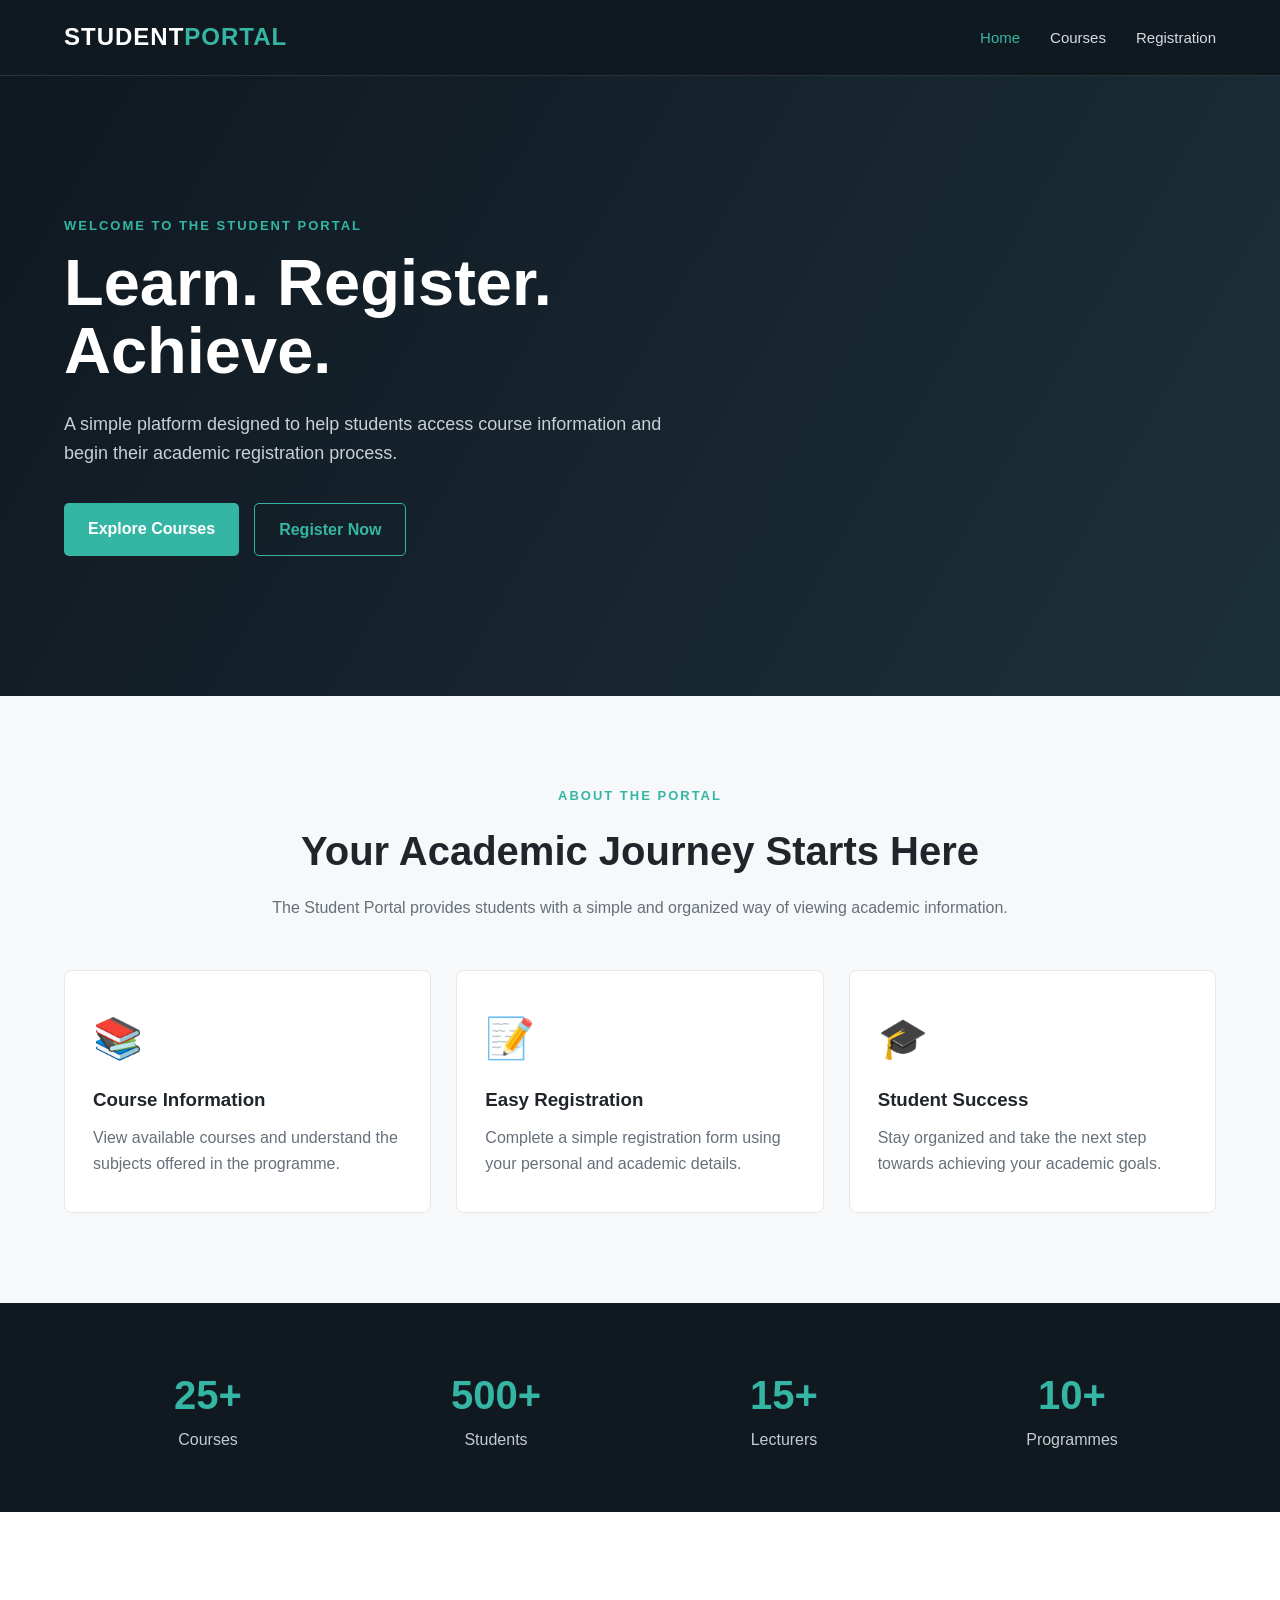
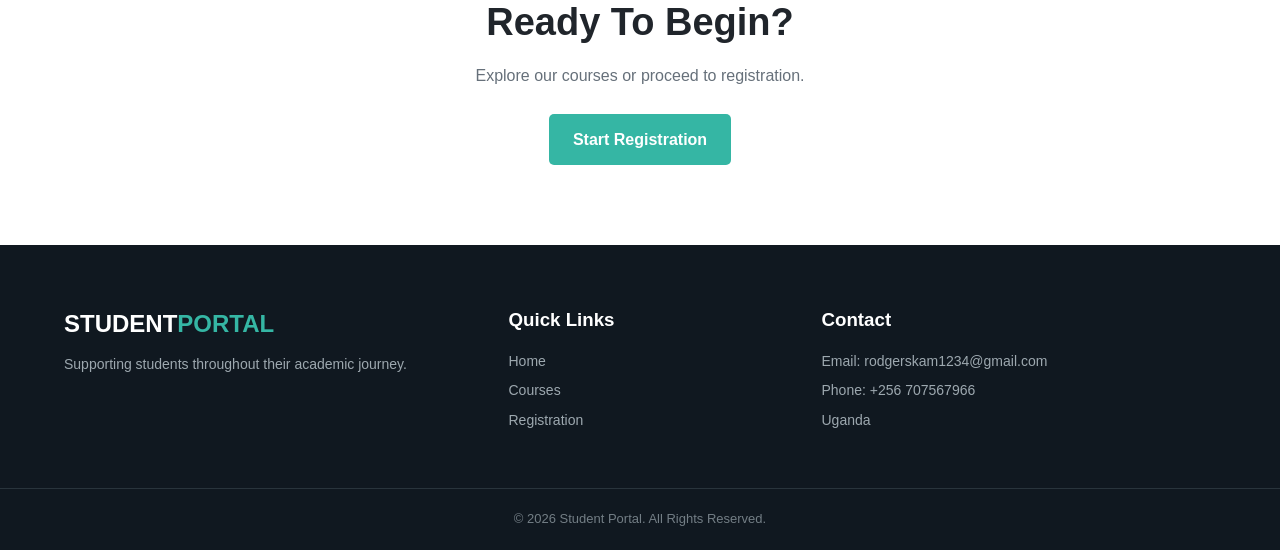
<file: index.html>
<!DOCTYPE html>
<html lang="en">

<head>
    <meta charset="UTF-8">

    <meta name="viewport"
          content="width=device-width, initial-scale=1.0">

    <title>Student Portal | Home</title>

    <link rel="stylesheet" href="style.css">
</head>

<body>

    <!-- Navigation Bar -->
    <header>

        <nav class="navbar">

            <div class="logo">
                STUDENT<span>PORTAL</span>
            </div>

            <ul class="nav-links">

                <li>
                    <a href="index.html" class="active">
                        Home
                    </a>
                </li>

                <li>
                    <a href="courses.html">
                        Courses
                    </a>
                </li>

                <li>
                    <a href="registration.html">
                        Registration
                    </a>
                </li>

            </ul>

        </nav>

    </header>


    <!-- Hero Section -->
    <section class="hero">

        <div class="hero-content">

            <p class="welcome">
                WELCOME TO THE STUDENT PORTAL
            </p>

            <h1>
                Learn. Register.
                <br>
                Achieve.
            </h1>

            <p class="hero-text">
                A simple platform designed to help students
                access course information and begin their
                academic registration process.
            </p>

            <div class="hero-buttons">

                <a href="courses.html"
                   class="btn primary-btn">
                    Explore Courses
                </a>

                <a href="registration.html"
                   class="btn outline-btn">
                    Register Now
                </a>

            </div>

        </div>

    </section>


    <!-- Introduction -->
    <section class="section">

        <div class="section-title">

            <p class="small-title">
                ABOUT THE PORTAL
            </p>

            <h2>
                Your Academic Journey Starts Here
            </h2>

            <p>
                The Student Portal provides students with
                a simple and organized way of viewing
                academic information.
            </p>

        </div>


        <div class="cards">

            <div class="card">

                <div class="card-icon">
                    📚
                </div>

                <h3>
                    Course Information
                </h3>

                <p>
                    View available courses and understand
                    the subjects offered in the programme.
                </p>

            </div>


            <div class="card">

                <div class="card-icon">
                    📝
                </div>

                <h3>
                    Easy Registration
                </h3>

                <p>
                    Complete a simple registration form
                    using your personal and academic details.
                </p>

            </div>


            <div class="card">

                <div class="card-icon">
                    🎓
                </div>

                <h3>
                    Student Success
                </h3>

                <p>
                    Stay organized and take the next step
                    towards achieving your academic goals.
                </p>

            </div>

        </div>

    </section>


    <!-- Statistics -->
    <section class="statistics">

        <div class="stat">

            <h2>25+</h2>

            <p>
                Courses
            </p>

        </div>


        <div class="stat">

            <h2>500+</h2>

            <p>
                Students
            </p>

        </div>


        <div class="stat">

            <h2>15+</h2>

            <p>
                Lecturers
            </p>

        </div>


        <div class="stat">

            <h2>10+</h2>

            <p>
                Programmes
            </p>

        </div>

    </section>


    <!-- Call To Action -->
    <section class="cta">

        <h2>
            Ready To Begin?
        </h2>

        <p>
            Explore our courses or proceed to registration.
        </p>

        <a href="registration.html"
           class="btn primary-btn">
            Start Registration
        </a>

    </section>


    <!-- Footer -->
    <footer>

        <div class="footer-content">

            <div>

                <h2>
                    STUDENT<span>PORTAL</span>
                </h2>

                <p>
                    Supporting students throughout
                    their academic journey.
                </p>

            </div>


            <div>

                <h3>
                    Quick Links
                </h3>

                <a href="index.html">
                    Home
                </a>

                <a href="courses.html">
                    Courses
                </a>

                <a href="registration.html">
                    Registration
                </a>

            </div>


            <div>

                <h3>
                    Contact
                </h3>

                <p>
                    Email: rodgerskam1234@gmail.com
                </p>

                <p>
                    Phone: +256 707567966
                </p>

                <p>
                    Uganda
                </p>

            </div>

        </div>


        <div class="copyright">

            <p>
                © 2026 Student Portal. All Rights Reserved.
            </p>

        </div>

    </footer>

</body>
</html>
</file>
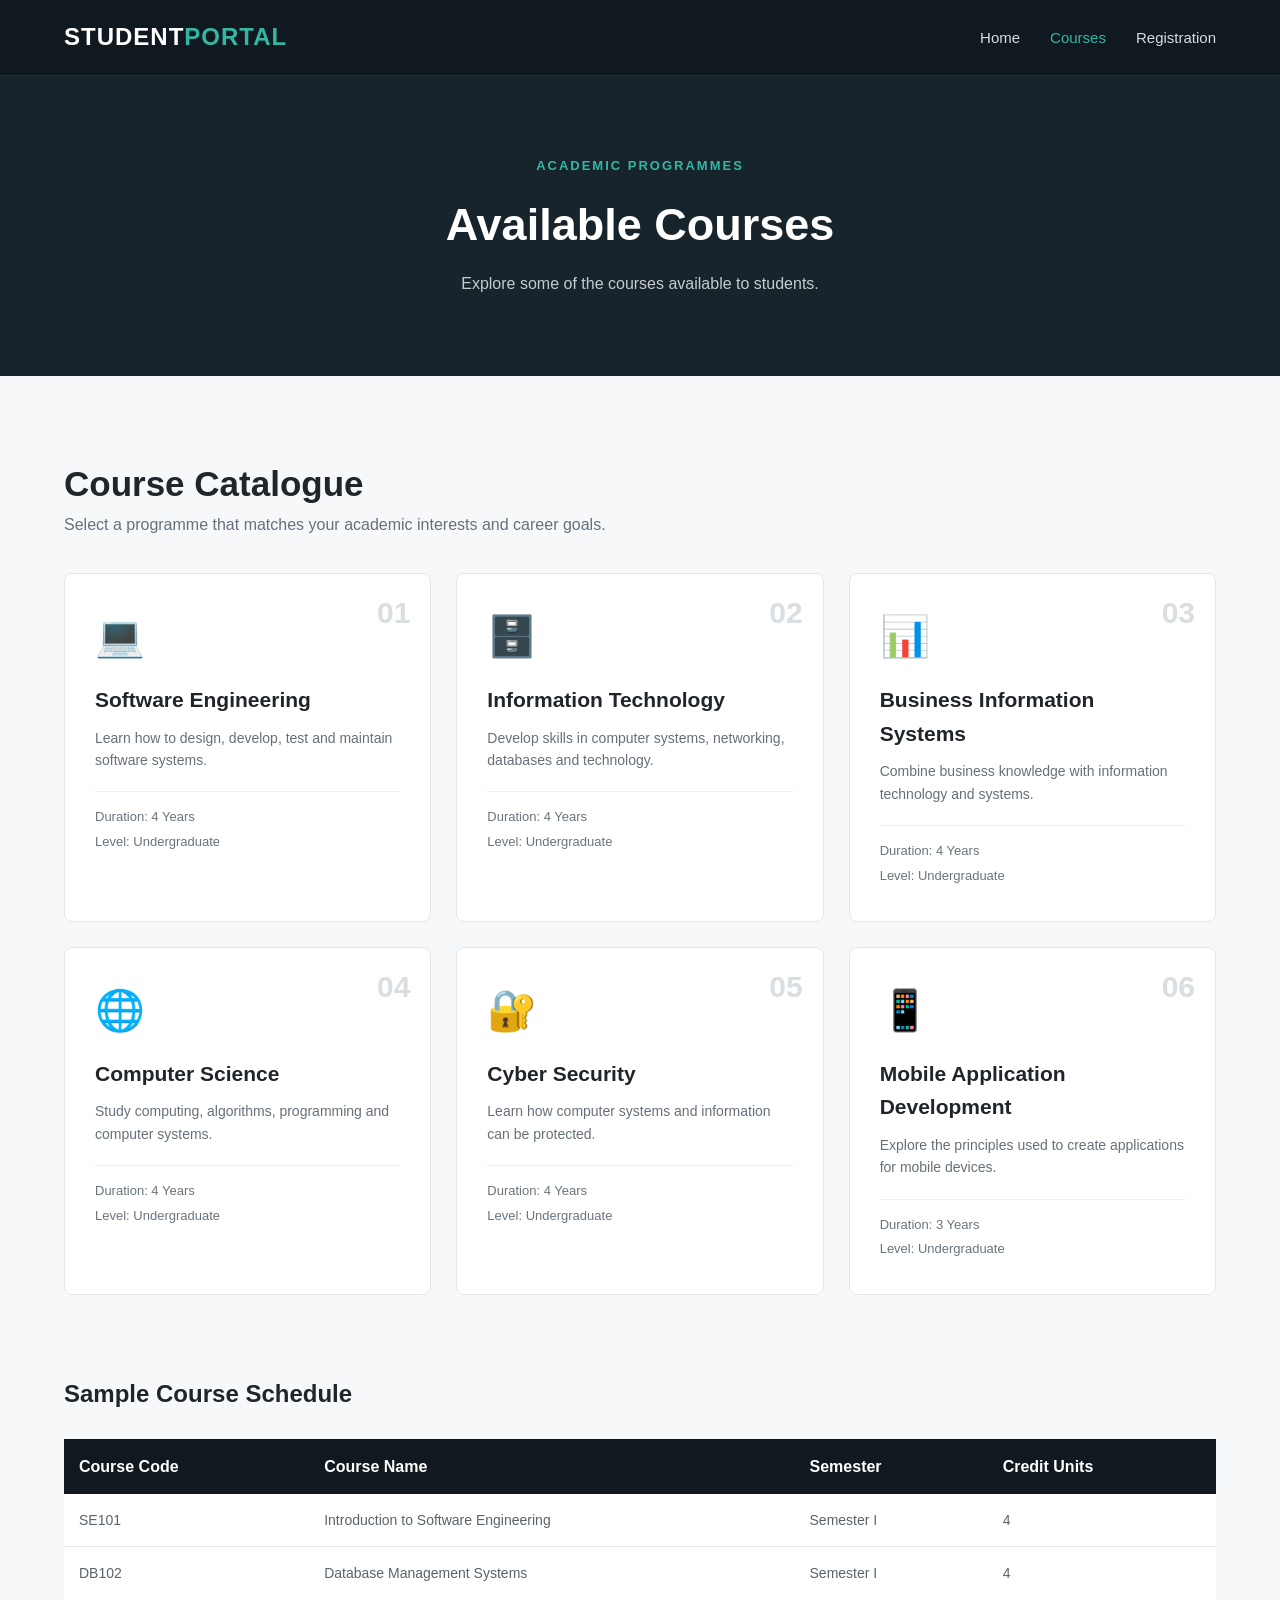
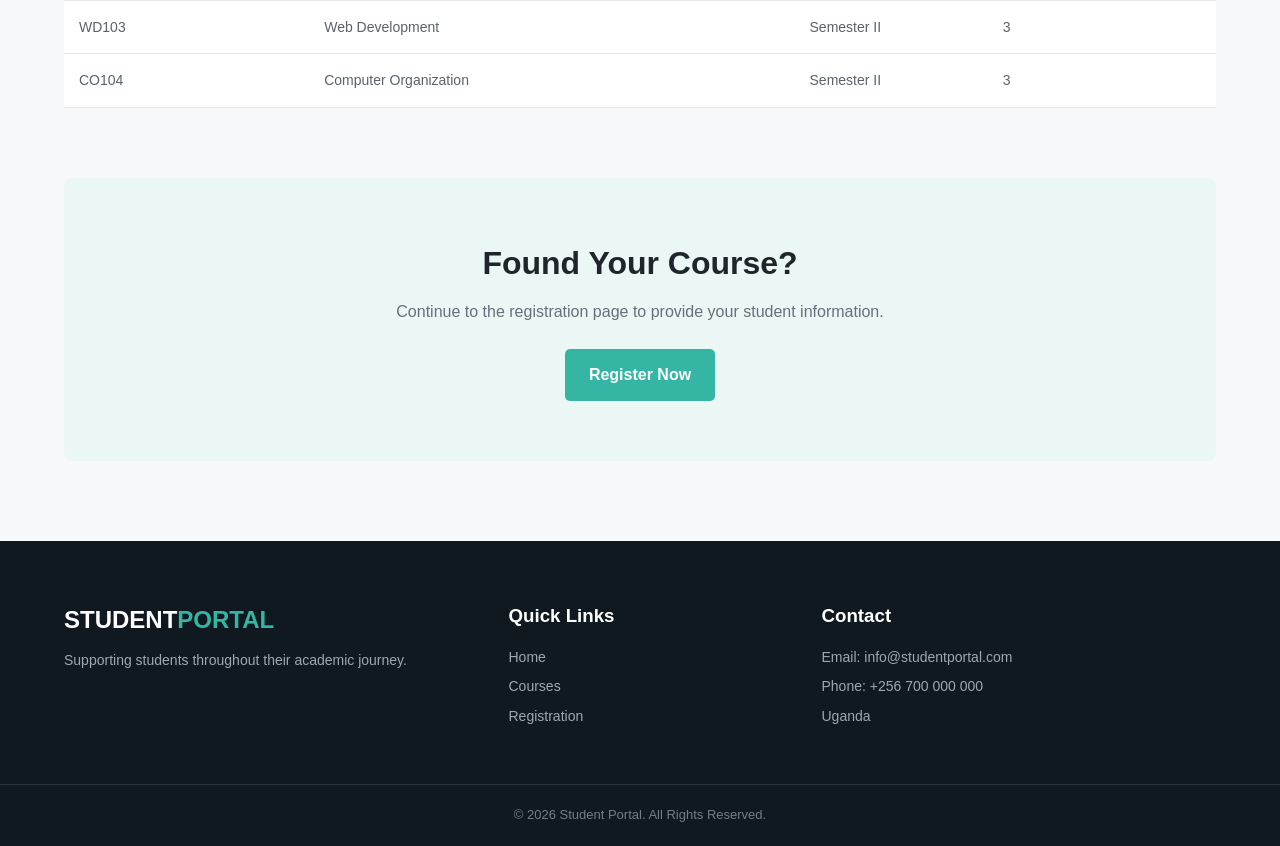
<file: courses.html>
<!DOCTYPE html>
<html lang="en">

<head>

    <meta charset="UTF-8">

    <meta name="viewport"
          content="width=device-width, initial-scale=1.0">

    <title>Student Portal | Courses</title>

    <link rel="stylesheet" href="style.css">

</head>

<body>


    <!-- Navigation -->
    <header>

        <nav class="navbar">

            <div class="logo">
                STUDENT<span>PORTAL</span>
            </div>

            <ul class="nav-links">

                <li>
                    <a href="index.html">
                        Home
                    </a>
                </li>

                <li>
                    <a href="courses.html"
                       class="active">
                        Courses
                    </a>
                </li>

                <li>
                    <a href="registration.html">
                        Registration
                    </a>
                </li>

            </ul>

        </nav>

    </header>


    <!-- Page Header -->
    <section class="page-header">

        <p class="small-title">
            ACADEMIC PROGRAMMES
        </p>

        <h1>
            Available Courses
        </h1>

        <p>
            Explore some of the courses available
            to students.
        </p>

    </section>


    <!-- Courses -->
    <main class="courses-container">


        <div class="course-heading">

            <h2>
                Course Catalogue
            </h2>

            <p>
                Select a programme that matches your
                academic interests and career goals.
            </p>

        </div>


        <div class="course-grid">


            <!-- Course 1 -->
            <div class="course-card">

                <div class="course-number">
                    01
                </div>

                <div class="course-icon">
                    💻
                </div>

                <h3>
                    Software Engineering
                </h3>

                <p>
                    Learn how to design, develop,
                    test and maintain software systems.
                </p>

                <div class="course-details">

                    <span>
                        Duration: 4 Years
                    </span>

                    <span>
                        Level: Undergraduate
                    </span>

                </div>

            </div>


            <!-- Course 2 -->
            <div class="course-card">

                <div class="course-number">
                    02
                </div>

                <div class="course-icon">
                    🗄️
                </div>

                <h3>
                    Information Technology
                </h3>

                <p>
                    Develop skills in computer systems,
                    networking, databases and technology.
                </p>

                <div class="course-details">

                    <span>
                        Duration: 4 Years
                    </span>

                    <span>
                        Level: Undergraduate
                    </span>

                </div>

            </div>


            <!-- Course 3 -->
            <div class="course-card">

                <div class="course-number">
                    03
                </div>

                <div class="course-icon">
                    📊
                </div>

                <h3>
                    Business Information Systems
                </h3>

                <p>
                    Combine business knowledge with
                    information technology and systems.
                </p>

                <div class="course-details">

                    <span>
                        Duration: 4 Years
                    </span>

                    <span>
                        Level: Undergraduate
                    </span>

                </div>

            </div>


            <!-- Course 4 -->
            <div class="course-card">

                <div class="course-number">
                    04
                </div>

                <div class="course-icon">
                    🌐
                </div>

                <h3>
                    Computer Science
                </h3>

                <p>
                    Study computing, algorithms,
                    programming and computer systems.
                </p>

                <div class="course-details">

                    <span>
                        Duration: 4 Years
                    </span>

                    <span>
                        Level: Undergraduate
                    </span>

                </div>

            </div>


            <!-- Course 5 -->
            <div class="course-card">

                <div class="course-number">
                    05
                </div>

                <div class="course-icon">
                    🔐
                </div>

                <h3>
                    Cyber Security
                </h3>

                <p>
                    Learn how computer systems and
                    information can be protected.
                </p>

                <div class="course-details">

                    <span>
                        Duration: 4 Years
                    </span>

                    <span>
                        Level: Undergraduate
                    </span>

                </div>

            </div>


            <!-- Course 6 -->
            <div class="course-card">

                <div class="course-number">
                    06
                </div>

                <div class="course-icon">
                    📱
                </div>

                <h3>
                    Mobile Application Development
                </h3>

                <p>
                    Explore the principles used to create
                    applications for mobile devices.
                </p>

                <div class="course-details">

                    <span>
                        Duration: 3 Years
                    </span>

                    <span>
                        Level: Undergraduate
                    </span>

                </div>

            </div>

        </div>


        <!-- Course Table -->
        <section class="table-section">

            <h2>
                Sample Course Schedule
            </h2>

            <div class="table-wrapper">

                <table>

                    <thead>

                        <tr>

                            <th>
                                Course Code
                            </th>

                            <th>
                                Course Name
                            </th>

                            <th>
                                Semester
                            </th>

                            <th>
                                Credit Units
                            </th>

                        </tr>

                    </thead>


                    <tbody>

                        <tr>

                            <td>
                                SE101
                            </td>

                            <td>
                                Introduction to Software Engineering
                            </td>

                            <td>
                                Semester I
                            </td>

                            <td>
                                4
                            </td>

                        </tr>


                        <tr>

                            <td>
                                DB102
                            </td>

                            <td>
                                Database Management Systems
                            </td>

                            <td>
                                Semester I
                            </td>

                            <td>
                                4
                            </td>

                        </tr>


                        <tr>

                            <td>
                                WD103
                            </td>

                            <td>
                                Web Development
                            </td>

                            <td>
                                Semester II
                            </td>

                            <td>
                                3
                            </td>

                        </tr>


                        <tr>

                            <td>
                                CO104
                            </td>

                            <td>
                                Computer Organization
                            </td>

                            <td>
                                Semester II
                            </td>

                            <td>
                                3
                            </td>

                        </tr>

                    </tbody>

                </table>

            </div>

        </section>


        <!-- CTA -->
        <section class="course-cta">

            <h2>
                Found Your Course?
            </h2>

            <p>
                Continue to the registration page
                to provide your student information.
            </p>

            <a href="registration.html"
               class="btn primary-btn">
                Register Now
            </a>

        </section>

    </main>


    <!-- Footer -->
    <footer>

        <div class="footer-content">

            <div>

                <h2>
                    STUDENT<span>PORTAL</span>
                </h2>

                <p>
                    Supporting students throughout
                    their academic journey.
                </p>

            </div>


            <div>

                <h3>
                    Quick Links
                </h3>

                <a href="index.html">
                    Home
                </a>

                <a href="courses.html">
                    Courses
                </a>

                <a href="registration.html">
                    Registration
                </a>

            </div>


            <div>

                <h3>
                    Contact
                </h3>

                <p>
                    Email: info@studentportal.com
                </p>

                <p>
                    Phone: +256 700 000 000
                </p>

                <p>
                    Uganda
                </p>

            </div>

        </div>


        <div class="copyright">

            <p>
                © 2026 Student Portal. All Rights Reserved.
            </p>

        </div>

    </footer>

</body>
</html>
</file>
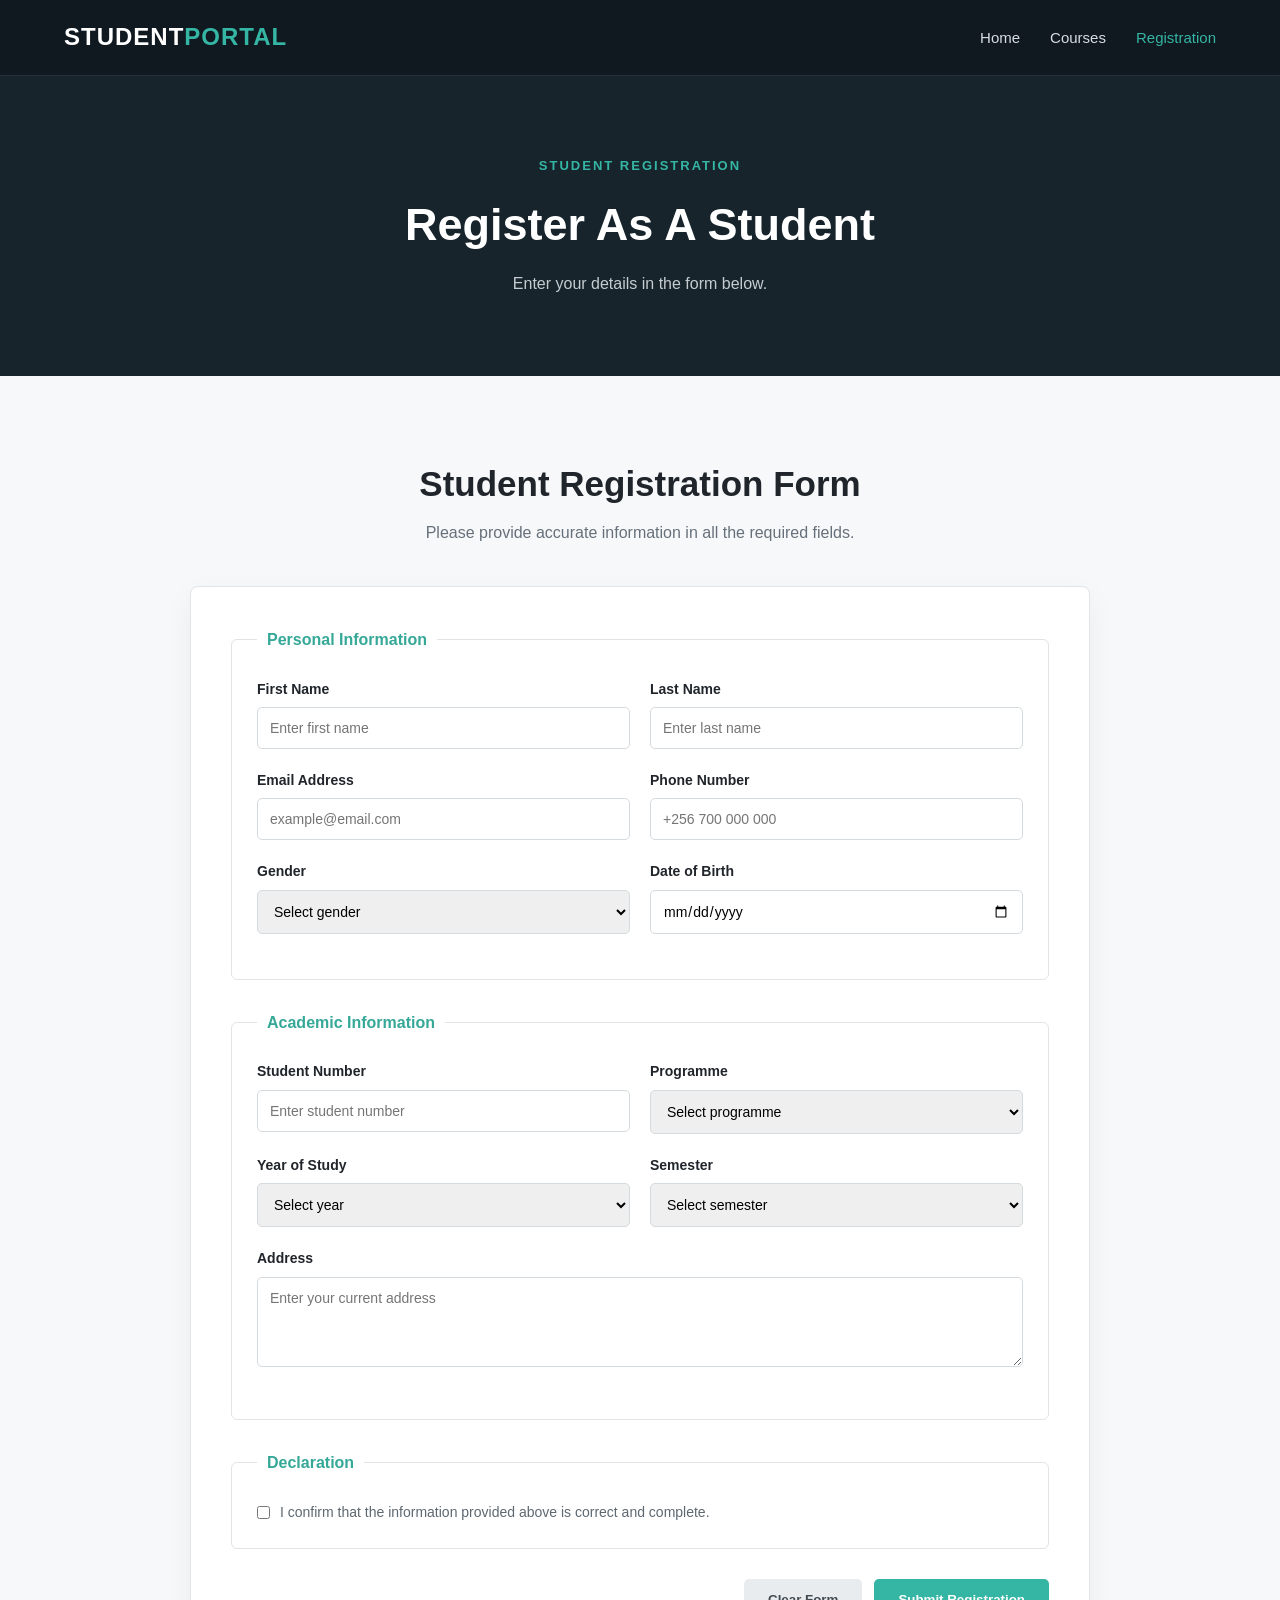
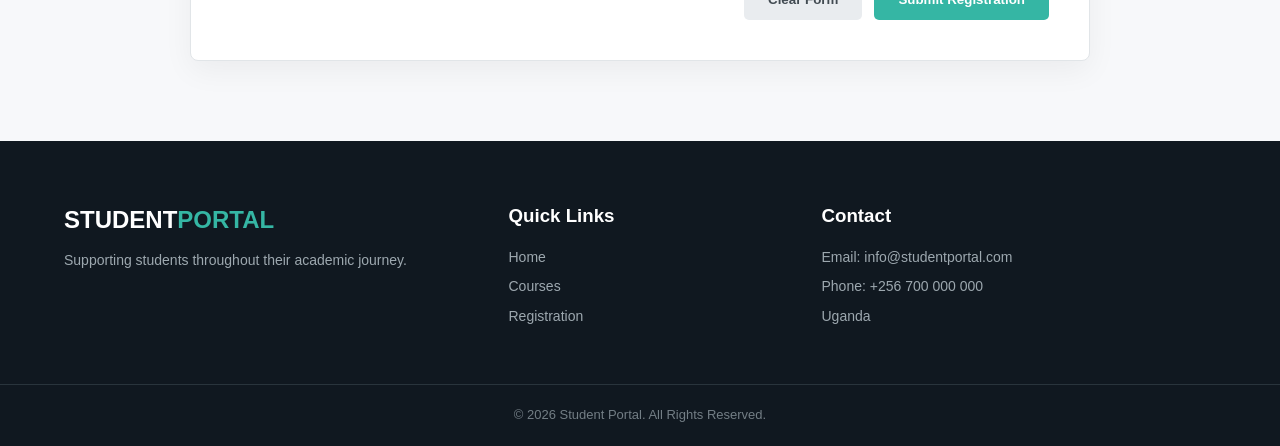
<file: registration.html>
<!DOCTYPE html>
<html lang="en">

<head>

    <meta charset="UTF-8">

    <meta name="viewport"
          content="width=device-width, initial-scale=1.0">

    <title>Student Portal | Registration</title>

    <link rel="stylesheet" href="style.css">

</head>

<body>


    <!-- Navigation -->
    <header>

        <nav class="navbar">

            <div class="logo">
                STUDENT<span>PORTAL</span>
            </div>

            <ul class="nav-links">

                <li>
                    <a href="index.html">
                        Home
                    </a>
                </li>

                <li>
                    <a href="courses.html">
                        Courses
                    </a>
                </li>

                <li>
                    <a href="registration.html"
                       class="active">
                        Registration
                    </a>
                </li>

            </ul>

        </nav>

    </header>


    <!-- Page Header -->
    <section class="page-header">

        <p class="small-title">
            STUDENT REGISTRATION
        </p>

        <h1>
            Register As A Student
        </h1>

        <p>
            Enter your details in the form below.
        </p>

    </section>


    <!-- Registration Area -->
    <main class="registration-container">


        <div class="registration-intro">

            <h2>
                Student Registration Form
            </h2>

            <p>
                Please provide accurate information in
                all the required fields.
            </p>

        </div>


        <form class="registration-form"
              action="#"
              method="post">


            <!-- Personal Information -->
            <fieldset>

                <legend>
                    Personal Information
                </legend>


                <div class="form-row">

                    <div class="form-group">

                        <label for="firstName">
                            First Name
                        </label>

                        <input
                            type="text"
                            id="firstName"
                            name="firstName"
                            placeholder="Enter first name"
                            required
                        >

                    </div>


                    <div class="form-group">

                        <label for="lastName">
                            Last Name
                        </label>

                        <input
                            type="text"
                            id="lastName"
                            name="lastName"
                            placeholder="Enter last name"
                            required
                        >

                    </div>

                </div>


                <div class="form-row">

                    <div class="form-group">

                        <label for="email">
                            Email Address
                        </label>

                        <input
                            type="email"
                            id="email"
                            name="email"
                            placeholder="example@email.com"
                            required
                        >

                    </div>


                    <div class="form-group">

                        <label for="phone">
                            Phone Number
                        </label>

                        <input
                            type="tel"
                            id="phone"
                            name="phone"
                            placeholder="+256 700 000 000"
                            required
                        >

                    </div>

                </div>


                <div class="form-row">

                    <div class="form-group">

                        <label for="gender">
                            Gender
                        </label>

                        <select id="gender"
                                name="gender"
                                required>

                            <option value="">
                                Select gender
                            </option>

                            <option value="male">
                                Male
                            </option>

                            <option value="female">
                                Female
                            </option>

                        </select>

                    </div>


                    <div class="form-group">

                        <label for="dob">
                            Date of Birth
                        </label>

                        <input
                            type="date"
                            id="dob"
                            name="dob"
                            required
                        >

                    </div>

                </div>

            </fieldset>


            <!-- Academic Information -->
            <fieldset>

                <legend>
                    Academic Information
                </legend>


                <div class="form-row">

                    <div class="form-group">

                        <label for="studentNumber">
                            Student Number
                        </label>

                        <input
                            type="text"
                            id="studentNumber"
                            name="studentNumber"
                            placeholder="Enter student number"
                            required
                        >

                    </div>


                    <div class="form-group">

                        <label for="programme">
                            Programme
                        </label>

                        <select id="programme"
                                name="programme"
                                required>

                            <option value="">
                                Select programme
                            </option>

                            <option value="software">
                                Software Engineering
                            </option>

                            <option value="it">
                                Information Technology
                            </option>

                            <option value="computer-science">
                                Computer Science
                            </option>

                            <option value="bis">
                                Business Information Systems
                            </option>

                            <option value="cyber">
                                Cyber Security
                            </option>

                        </select>

                    </div>

                </div>


                <div class="form-row">

                    <div class="form-group">

                        <label for="year">
                            Year of Study
                        </label>

                        <select id="year"
                                name="year"
                                required>

                            <option value="">
                                Select year
                            </option>

                            <option value="1">
                                Year One
                            </option>

                            <option value="2">
                                Year Two
                            </option>

                            <option value="3">
                                Year Three
                            </option>

                            <option value="4">
                                Year Four
                            </option>

                        </select>

                    </div>


                    <div class="form-group">

                        <label for="semester">
                            Semester
                        </label>

                        <select id="semester"
                                name="semester"
                                required>

                            <option value="">
                                Select semester
                            </option>

                            <option value="1">
                                Semester One
                            </option>

                            <option value="2">
                                Semester Two
                            </option>

                        </select>

                    </div>

                </div>


                <div class="form-group">

                    <label for="address">
                        Address
                    </label>

                    <textarea
                        id="address"
                        name="address"
                        rows="4"
                        placeholder="Enter your current address"
                    ></textarea>

                </div>

            </fieldset>


            <!-- Declaration -->
            <fieldset>

                <legend>
                    Declaration
                </legend>

                <div class="checkbox-group">

                    <input
                        type="checkbox"
                        id="agreement"
                        name="agreement"
                        required
                    >

                    <label for="agreement">

                        I confirm that the information
                        provided above is correct and
                        complete.

                    </label>

                </div>

            </fieldset>


            <!-- Buttons -->
            <div class="form-buttons">

                <button
                    type="reset"
                    class="btn reset-btn">

                    Clear Form

                </button>


                <button
                    type="submit"
                    class="btn primary-btn">

                    Submit Registration

                </button>

            </div>


        </form>

    </main>


    <!-- Footer -->
    <footer>

        <div class="footer-content">

            <div>

                <h2>
                    STUDENT<span>PORTAL</span>
                </h2>

                <p>
                    Supporting students throughout
                    their academic journey.
                </p>

            </div>


            <div>

                <h3>
                    Quick Links
                </h3>

                <a href="index.html">
                    Home
                </a>

                <a href="courses.html">
                    Courses
                </a>

                <a href="registration.html">
                    Registration
                </a>

            </div>


            <div>

                <h3>
                    Contact
                </h3>

                <p>
                    Email: info@studentportal.com
                </p>

                <p>
                    Phone: +256 700 000 000
                </p>

                <p>
                    Uganda
                </p>

            </div>

        </div>


        <div class="copyright">

            <p>
                © 2026 Student Portal. All Rights Reserved.
            </p>

        </div>

    </footer>

</body>
</html>
</file>
<file: style.css>
/* =================================
   GENERAL SETTINGS
================================= */
:root {
    --navy: #0B1F33;
    --navy-light: #163A59;
    --teal: #14B8A6;
    --teal-dark: #0F766E;
    --white: #FFFFFF;
    --background: #F4F7FA;
    --text: #17202A;
    --muted: #64748B;
    --border: #E2E8F0;
}

* {
    margin: 0;
    padding: 0;
    box-sizing: border-box;
}


html {
    scroll-behavior: smooth;
}


body {
    font-family: Arial, Helvetica, sans-serif;

    background: #f7f8fa;

    color: #20252b;

    line-height: 1.6;
}


a {
    text-decoration: none;
}


p {
    color: #66707a;
}


/* =================================
   NAVIGATION
================================= */

header {
    background: #101820;

    border-bottom: 1px solid #26313a;
}


.navbar {
    width: 90%;

    max-width: 1200px;

    margin: auto;

    min-height: 75px;

    display: flex;

    align-items: center;

    justify-content: space-between;
}


.logo {
    color: white;

    font-size: 24px;

    font-weight: bold;

    letter-spacing: 1px;
}


.logo span,
footer span {
    color: #35b6a4;
}


.nav-links {
    list-style: none;

    display: flex;

    gap: 30px;
}


.nav-links a {
    color: #d7dde2;

    font-size: 15px;

    transition: 0.3s;
}


.nav-links a:hover,
.nav-links a.active {
    color: #35b6a4;
}


/* =================================
   HERO
================================= */

.hero {
    min-height: 620px;

    display: flex;

    align-items: center;

    background:
        linear-gradient(
            120deg,
            #101820,
            #1c303a
        );
}


.hero-content {
    width: 90%;

    max-width: 1200px;

    margin: auto;
}


.welcome,
.small-title {
    color: #35b6a4;

    font-size: 13px;

    font-weight: bold;

    letter-spacing: 2px;

    margin-bottom: 12px;
}


.hero h1 {
    color: white;

    font-size: 65px;

    line-height: 1.05;

    margin-bottom: 25px;
}


.hero-text {
    color: #c8d0d5;

    max-width: 600px;

    font-size: 18px;

    margin-bottom: 35px;
}


.hero-buttons {
    display: flex;

    gap: 15px;
}


/* =================================
   BUTTONS
================================= */

.btn {
    display: inline-block;

    padding: 13px 24px;

    border-radius: 5px;

    border: none;

    font-weight: bold;

    cursor: pointer;

    transition: 0.3s;
}


.primary-btn {
    background: #35b6a4;

    color: white;
}


.primary-btn:hover {
    background: #279384;

    transform: translateY(-2px);
}


.outline-btn {
    border: 1px solid #35b6a4;

    color: #35b6a4;

    background: transparent;
}


.outline-btn:hover {
    background: #35b6a4;

    color: white;
}


/* =================================
   GENERAL SECTION
================================= */

.section {
    width: 90%;

    max-width: 1200px;

    margin: auto;

    padding: 90px 0;
}


.section-title {
    text-align: center;

    max-width: 750px;

    margin: 0 auto 50px;
}


.section-title h2 {
    font-size: 40px;

    margin-bottom: 12px;
}


/* =================================
   CARDS
================================= */

.cards {
    display: grid;

    grid-template-columns:
        repeat(3, 1fr);

    gap: 25px;
}


.card {
    background: white;

    padding: 35px 28px;

    border: 1px solid #e5e8eb;

    border-radius: 8px;

    transition: 0.3s;
}


.card:hover {
    transform: translateY(-6px);

    box-shadow:
        0 15px 35px
        rgba(0, 0, 0, 0.08);
}


.card-icon {
    font-size: 40px;

    margin-bottom: 15px;
}


.card h3 {
    margin-bottom: 10px;
}


/* =================================
   STATISTICS
================================= */

.statistics {
    background: #101820;

    padding: 60px 5%;

    display: grid;

    grid-template-columns:
        repeat(4, 1fr);

    text-align: center;
}


.stat h2 {
    color: #35b6a4;

    font-size: 40px;
}


.stat p {
    color: #c5ccd1;
}


/* =================================
   CTA
================================= */

.cta {
    text-align: center;

    padding: 80px 20px;

    background: white;
}


.cta h2 {
    font-size: 38px;

    margin-bottom: 10px;
}


.cta p {
    margin-bottom: 25px;
}


/* =================================
   PAGE HEADER
================================= */

.page-header {
    background: #17242c;

    text-align: center;

    color: white;

    padding: 80px 20px;
}


.page-header h1 {
    font-size: 45px;

    margin-bottom: 10px;
}


.page-header p:not(.small-title) {
    color: #c5ccd1;
}


/* =================================
   COURSES
================================= */

.courses-container {
    width: 90%;

    max-width: 1200px;

    margin: auto;

    padding: 80px 0;
}


.course-heading {
    margin-bottom: 35px;
}


.course-heading h2 {
    font-size: 35px;
}


.course-grid {
    display: grid;

    grid-template-columns:
        repeat(3, 1fr);

    gap: 25px;
}


.course-card {
    position: relative;

    background: white;

    border: 1px solid #e3e7ea;

    border-radius: 8px;

    padding: 30px;

    overflow: hidden;

    transition: 0.3s;
}


.course-card:hover {
    transform: translateY(-6px);

    box-shadow:
        0 15px 35px
        rgba(0, 0, 0, 0.08);
}


.course-number {
    position: absolute;

    top: 15px;

    right: 20px;

    color: #d9dee2;

    font-size: 30px;

    font-weight: bold;
}


.course-icon {
    font-size: 40px;

    margin-bottom: 15px;
}


.course-card h3 {
    font-size: 21px;

    margin-bottom: 10px;
}


.course-card > p {
    font-size: 14px;

    margin-bottom: 20px;
}


.course-details {
    border-top: 1px solid #eee;

    padding-top: 15px;
}


.course-details span {
    display: block;

    font-size: 13px;

    color: #69747d;

    margin-bottom: 4px;
}


/* =================================
   COURSE TABLE
================================= */

.table-section {
    margin-top: 80px;
}


.table-section h2 {
    margin-bottom: 25px;
}


.table-wrapper {
    overflow-x: auto;
}


table {
    width: 100%;

    border-collapse: collapse;

    background: white;
}


th {
    background: #101820;

    color: white;

    text-align: left;

    padding: 15px;
}


td {
    padding: 15px;

    border-bottom: 1px solid #e5e8eb;

    color: #59636c;

    font-size: 14px;
}


tr:hover td {
    background: #f4f7f8;
}


/* =================================
   COURSE CTA
================================= */

.course-cta {
    margin-top: 70px;

    background: #eaf7f5;

    text-align: center;

    padding: 60px 20px;

    border-radius: 8px;
}


.course-cta h2 {
    font-size: 32px;

    margin-bottom: 10px;
}


.course-cta p {
    margin-bottom: 25px;
}


/* =================================
   REGISTRATION
================================= */

.registration-container {
    width: 90%;

    max-width: 900px;

    margin: auto;

    padding: 80px 0;
}


.registration-intro {
    text-align: center;

    margin-bottom: 40px;
}


.registration-intro h2 {
    font-size: 35px;

    margin-bottom: 8px;
}


.registration-form {
    background: white;

    padding: 40px;

    border-radius: 8px;

    border: 1px solid #e1e5e8;

    box-shadow:
        0 10px 30px
        rgba(0, 0, 0, 0.05);
}


fieldset {
    border: 1px solid #e0e4e7;

    border-radius: 6px;

    padding: 25px;

    margin-bottom: 30px;
}


legend {
    padding: 0 10px;

    font-weight: bold;

    color: #35a897;
}


.form-row {
    display: grid;

    grid-template-columns:
        1fr 1fr;

    gap: 20px;
}


.form-group {
    margin-bottom: 20px;
}


.form-group label {
    display: block;

    font-weight: bold;

    font-size: 14px;

    margin-bottom: 7px;
}


.form-group input,
.form-group select,
.form-group textarea {
    width: 100%;

    padding: 12px;

    border: 1px solid #d5dade;

    border-radius: 5px;

    font-family: Arial, sans-serif;

    font-size: 14px;
}


.form-group input:focus,
.form-group select:focus,
.form-group textarea:focus {
    outline: none;

    border-color: #35b6a4;
}


.form-group textarea {
    resize: vertical;
}


.checkbox-group {
    display: flex;

    gap: 10px;

    align-items: flex-start;
}


.checkbox-group input {
    margin-top: 5px;
}


.checkbox-group label {
    font-size: 14px;

    color: #5d6871;
}


.form-buttons {
    display: flex;

    justify-content: flex-end;

    gap: 12px;
}


.reset-btn {
    background: #e9ecef;

    color: #424b52;
}


.reset-btn:hover {
    background: #dce1e5;
}


/* =================================
   FOOTER
================================= */

footer {
    background: #101820;

    color: white;

    padding-top: 60px;
}


.footer-content {
    width: 90%;

    max-width: 1200px;

    margin: auto;

    display: grid;

    grid-template-columns:
        1.5fr 1fr 1.5fr;

    gap: 50px;

    padding-bottom: 50px;
}


.footer-content h2 {
    margin-bottom: 10px;
}


.footer-content h3 {
    margin-bottom: 15px;
}


.footer-content p,
.footer-content a {
    display: block;

    color: #9da8af;

    font-size: 14px;

    margin-bottom: 7px;
}


.footer-content a:hover {
    color: #35b6a4;
}


.copyright {
    border-top: 1px solid #29343c;

    text-align: center;

    padding: 20px;
}


.copyright p {
    color: #737e85;

    font-size: 13px;
}


/* =================================
   RESPONSIVE DESIGN
================================= */

@media (max-width: 850px) {

    .hero h1 {
        font-size: 50px;
    }


    .cards {
        grid-template-columns: 1fr;
    }


    .course-grid {
        grid-template-columns:
            repeat(2, 1fr);
    }


    .statistics {
        grid-template-columns:
            repeat(2, 1fr);

        gap: 30px;
    }


    .footer-content {
        grid-template-columns:
            1fr 1fr;
    }

}


@media (max-width: 600px) {

    .navbar {
        flex-direction: column;

        padding: 20px 0;

        gap: 15px;
    }


    .nav-links {
        gap: 15px;
    }


    .hero {
        min-height: 580px;
    }


    .hero h1 {
        font-size: 40px;
    }


    .hero-buttons {
        flex-direction: column;

        width: 190px;
    }


    .page-header h1 {
        font-size: 35px;
    }


    .course-grid {
        grid-template-columns: 1fr;
    }


    .statistics {
        grid-template-columns: 1fr 1fr;
    }


    .form-row {
        grid-template-columns: 1fr;
    }


    .registration-form {
        padding: 20px;
    }


    fieldset {
        padding: 18px;
    }


    .form-buttons {
        flex-direction: column;
    }


    .form-buttons .btn {
        width: 100%;
    }


    .footer-content {
        grid-template-columns: 1fr;
    }

}
</file>
